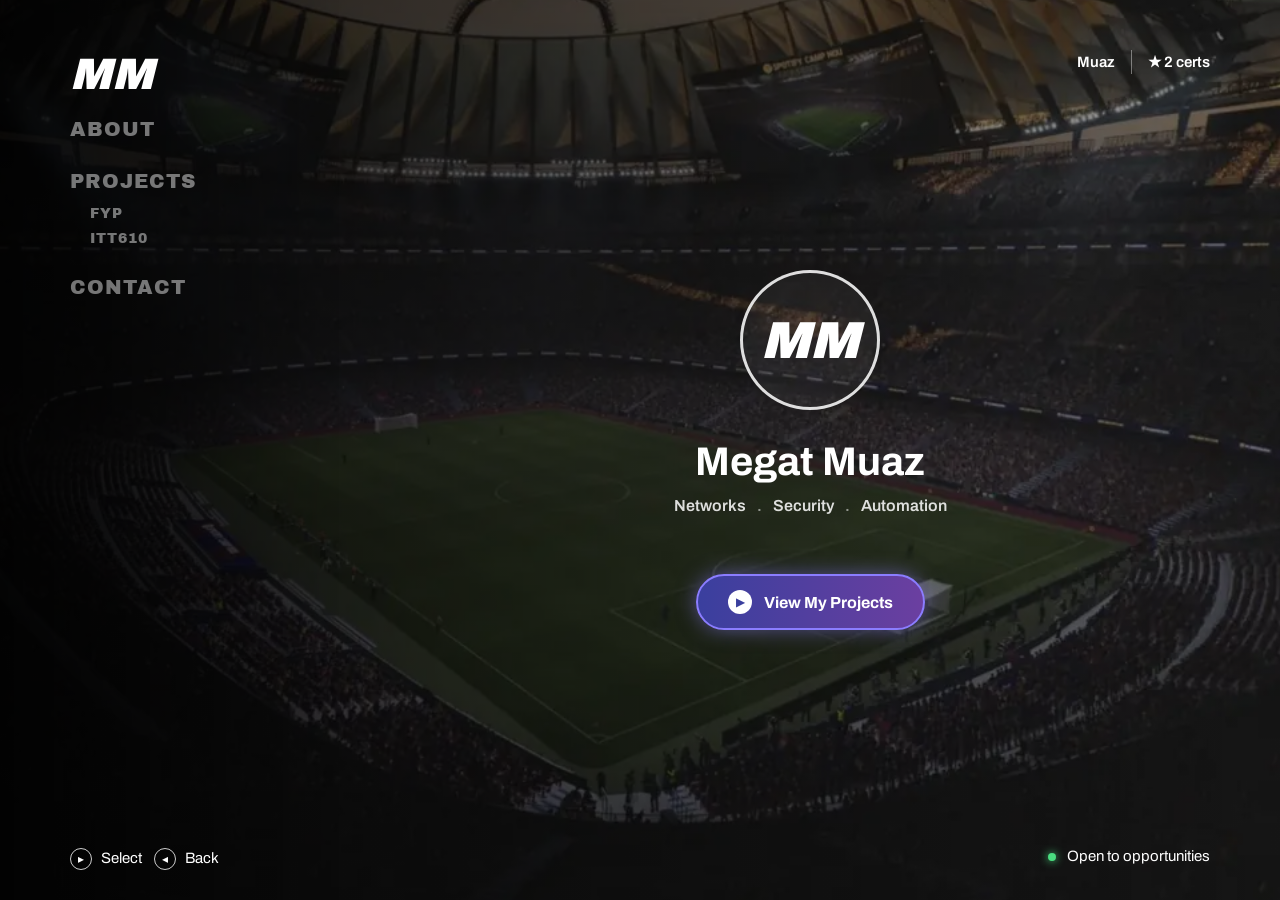
<file: index.html>
<!DOCTYPE html>
<html lang="en">
<head>
  <meta charset="UTF-8">
  <meta name="viewport" content="width=device-width, initial-scale=1.0">
  <title>Megat Muaz</title>
  <link rel="preconnect" href="https://fonts.googleapis.com">
  <link rel="preconnect" href="https://fonts.gstatic.com" crossorigin>
  <link href="https://fonts.googleapis.com/css2?family=Archivo+Black&family=Archivo:wght@400;600;700&display=swap" rel="stylesheet">
  <link rel="stylesheet" href="style.css">
</head>
<body>
  <div class="screen">

    <aside class="sidebar">
      <a href="index.html" class="logo">MM</a>
      <nav class="menu">        
        <a href="about.html">About</a>
        <div>
        <a href="projects.html">Projects</a>
        <div class="sub">
          <a href="projects.html#fyp">FYP</a>
          <a href="projects.html#nids">ITT610</a>
        </div>
        </div>
        <a href="contact.html">Contact</a>
    </nav>
    </aside>

    <main class="stage">
      <div class="badge mm-badge">MM</div>
      <h1>Megat Muaz</h1>
      <p class="tagline">Networks <span>.</span> Security <span>.</span> Automation</p>
      <a href="projects.html" class="cta">
        <span class="btn-icon">▶</span>
        View My Projects
      </a>
    </main>

  </div>
  <div class="stats">
    <span>Muaz</span>
    <span class="divider"></span>
    <span>★ 2 certs</span> 
  </div>

  <div class="hints">
    <p><span class="key">▸</span> Select &nbsp;&nbsp; <span class="key">◂</span> Back</p>
    <p><span class="status-dot"></span> Open to opportunities</p>
  </div>
</body>
</html>
</file>
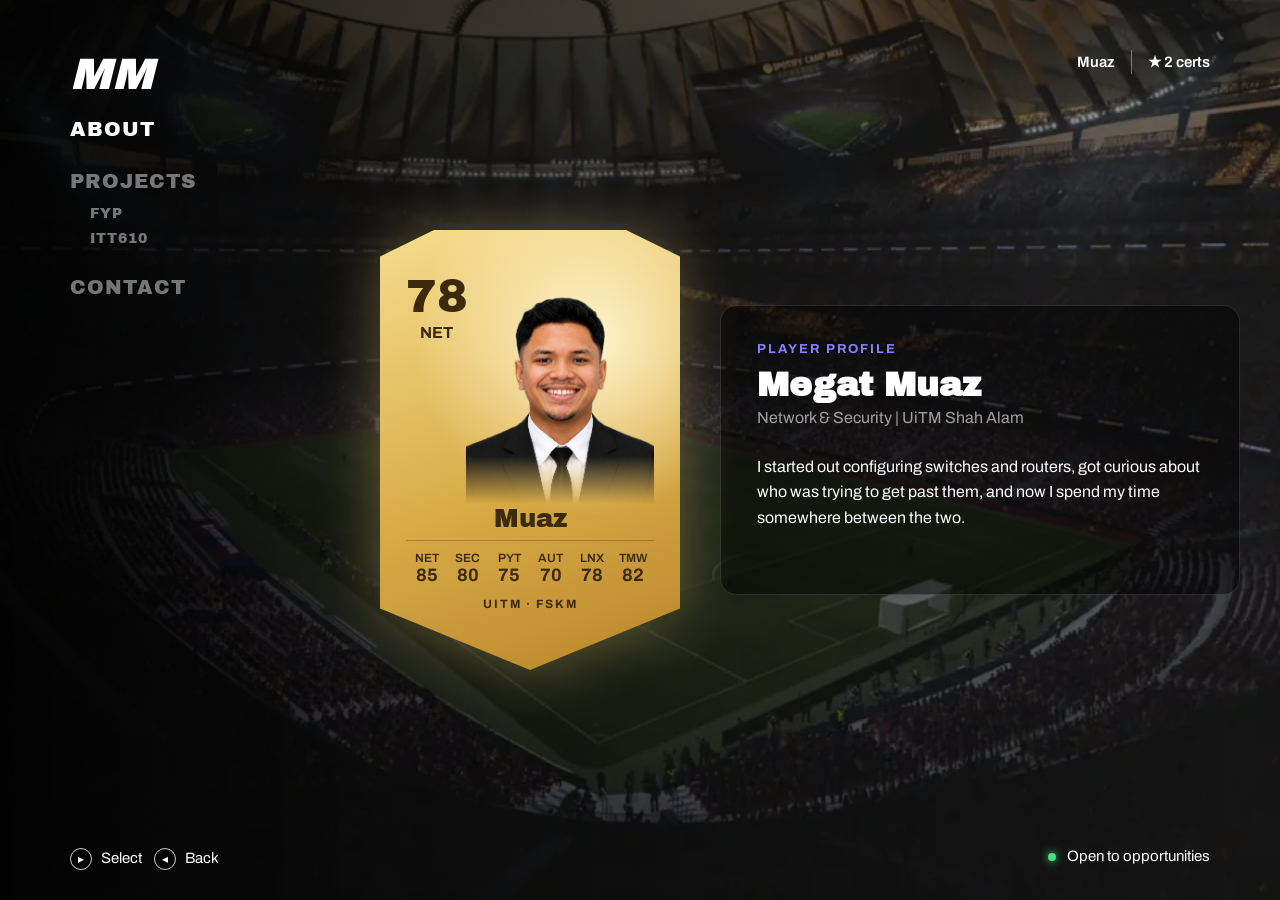
<file: about.html>
<!DOCTYPE html>
<html lang="en">
<head>
  <meta charset="UTF-8">
  <meta name="viewport" content="width=device-width, initial-scale=1.0">
  <title>About | Megat Muaz</title>
  <link rel="preconnect" href="https://fonts.googleapis.com">
  <link rel="preconnect" href="https://fonts.gstatic.com" crossorigin>
  <link href="https://fonts.googleapis.com/css2?family=Archivo+Black&family=Archivo:wght@400;600;700&display=swap" rel="stylesheet">
  <link rel="stylesheet" href="style.css">
</head>
<body>
  <div class="screen">

    <aside class="sidebar">
      <a href="index.html" class="logo">MM</a>
      <nav class="menu">        
        <a href="about.html" class="active">About</a>
        <div>
        <a href="projects.html">Projects</a>
        <div class="sub">
          <a href="projects.html#fyp">FYP</a>
          <a href="projects.html#nids">ITT610</a>
        </div>
        </div>
        <a href="contact.html">Contact</a>
    </nav>
    </aside>

    <main class="stage">
  <div class="profile">

    <div class="card-wrap">
      <div class="player-card">
        <div class="card-top">
          <div class="rating">
            <span class="ovr">78</span>
            <span class="pos">NET</span>
          </div>
          <img src="muaz-cutout.png" alt="Photo of Megat Muaz" class="card-photo">
        </div>

        <p class="card-name">Muaz</p>

        <div class="card-stats">
          <div><span>NET</span><b>85</b></div>
          <div><span>SEC</span><b>80</b></div>
          <div><span>PYT</span><b>75</b></div>
          <div><span>AUT</span><b>70</b></div>
          <div><span>LNX</span><b>78</b></div>
          <div><span>TMW</span><b>82</b></div>
        </div>

        <p class="card-club">UiTM · FSKM</p>
      </div>
    </div>

    <div class="panel">
      <p class="label">Player Profile</p>
      <h2>Megat Muaz</h2>
      <p class="position">Network & Security | UiTM Shah Alam</p>
      <p class="bio">I started out configuring switches and routers, got curious about who was trying to get past them, and now I spend my time somewhere between the two.</p>
    </div>

  </div>
</main>
  </div>
  <div class="stats">
    <span>Muaz</span>
    <span class="divider"></span>
    <span>★ 2 certs</span> 
  </div>

  <div class="hints">
    <p><span class="key">▸</span> Select &nbsp;&nbsp; <span class="key">◂</span> Back</p>
    <p><span class="status-dot"></span> Open to opportunities</p>
  </div>
</body>
</html>
</file>
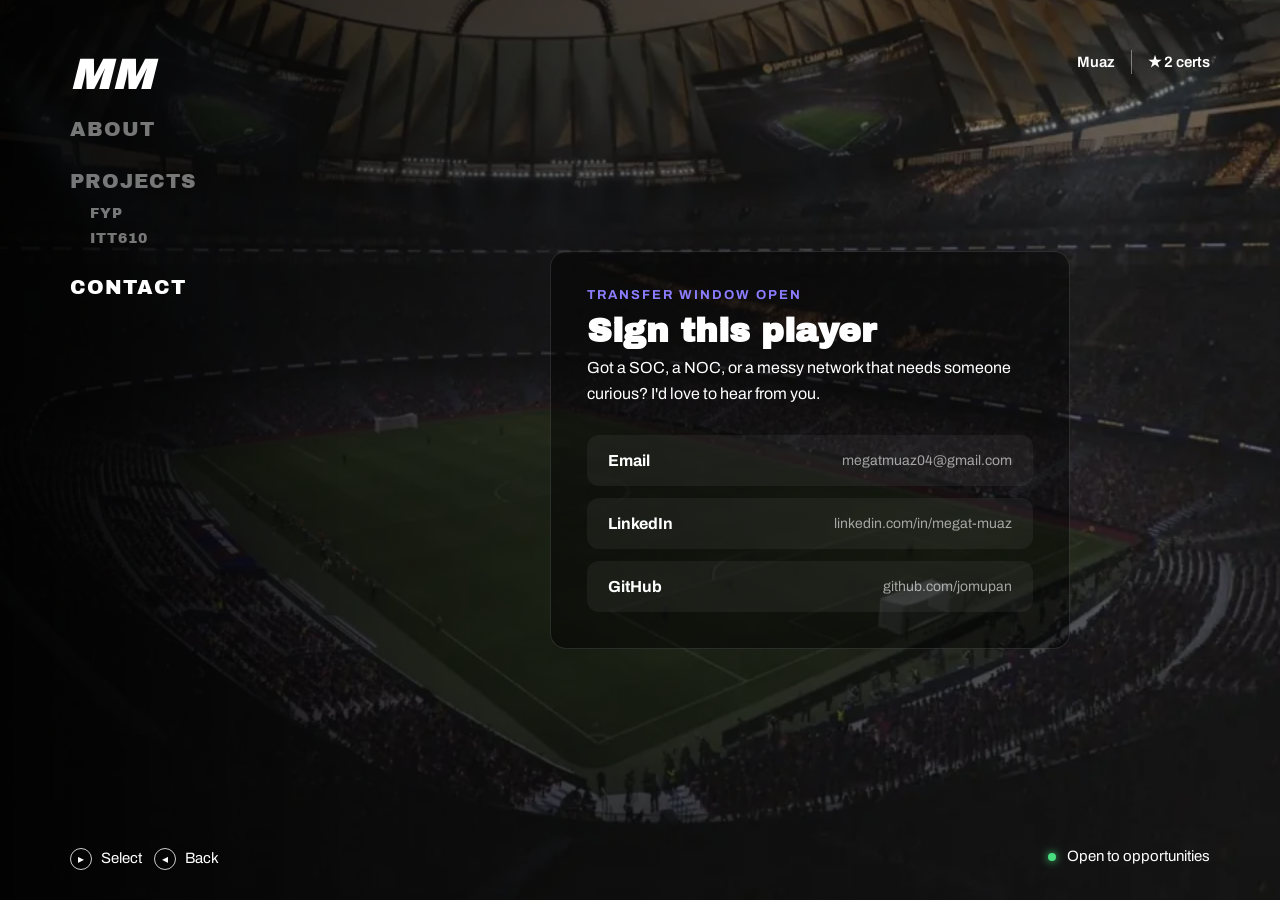
<file: contact.html>
<!DOCTYPE html>
<html lang="en">
<head>
  <meta charset="UTF-8">
  <meta name="viewport" content="width=device-width, initial-scale=1.0">
  <title>Contact | Megat Muaz</title>
  <link rel="preconnect" href="https://fonts.googleapis.com">
  <link rel="preconnect" href="https://fonts.gstatic.com" crossorigin>
  <link href="https://fonts.googleapis.com/css2?family=Archivo+Black&family=Archivo:wght@400;600;700&display=swap" rel="stylesheet">
  <link rel="stylesheet" href="style.css">
</head>
<body>
  <div class="screen">

    <aside class="sidebar">
      <a href="index.html" class="logo">MM</a>
      <nav class="menu">        
        <a href="about.html">About</a>
        <div>
        <a href="projects.html">Projects</a>
        <div class="sub">
          <a href="projects.html#fyp">FYP</a>
          <a href="projects.html#nids">ITT610</a>
        </div>
        </div>
        <a href="contact.html" class="active">Contact</a>
    </nav>
    </aside>

    <main class="stage">
      <div class="panel">
        <p class="label">Transfer Window Open</p>
        <h2>Sign this player</h2>
        <p class="bio">Got a SOC, a NOC, or a messy network that needs someone curious? I'd love to hear from you.</p>

        <div class="options">
            <a href="mailto:megatmuaz04@gmail.com" class="option">
                <span >Email</span>
                <span class="opt-detail">megatmuaz04@gmail.com</span>
            </a>
            <a href="https://www.linkedin.com/in/megatmuaz/" target="_blank" class="option">
                <span>LinkedIn</span>
                <span class="opt-detail">linkedin.com/in/megat-muaz</span>
            </a>
            <a href="https://github.com/jomupan" target="_blank" class="option">
                <span>GitHub</span>
                <span class="opt-detail">github.com/jomupan</span>
            </a>
        </div>
    </div>
    </main>
  </div>
  <div class="stats">
    <span>Muaz</span>
    <span class="divider"></span>
    <span>★ 2 certs</span> 
  </div>

  <div class="hints">
    <p><span class="key">▸</span> Select &nbsp;&nbsp; <span class="key">◂</span> Back</p>
    <p><span class="status-dot"></span> Open to opportunities</p>
  </div>
</body>
</html>
</file>
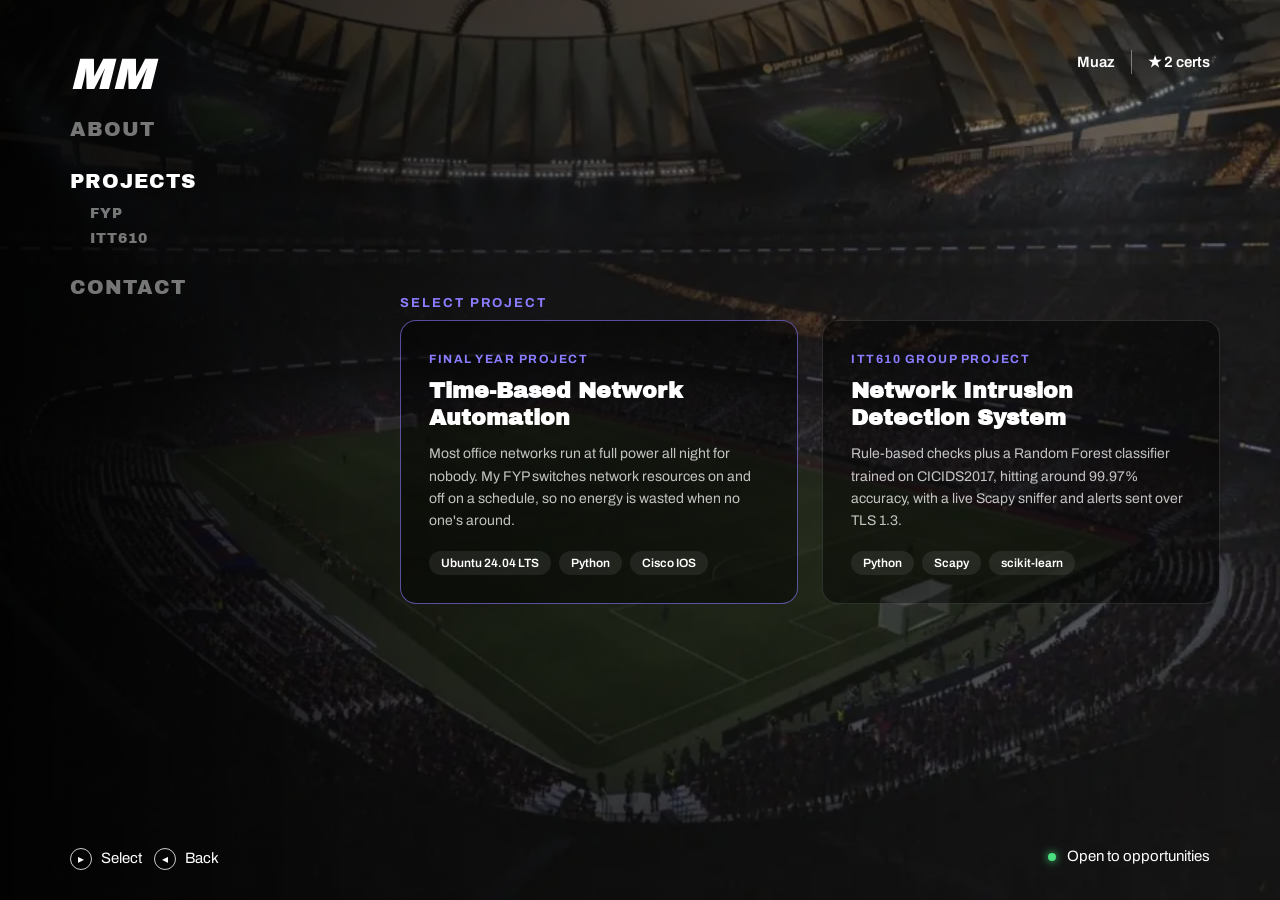
<file: projects.html>
<!DOCTYPE html>
<html lang="en">
<head>
  <meta charset="UTF-8">
  <meta name="viewport" content="width=device-width, initial-scale=1.0">
  <title>Projects | Megat Muaz</title>
  <link rel="preconnect" href="https://fonts.googleapis.com">
  <link rel="preconnect" href="https://fonts.gstatic.com" crossorigin>
  <link href="https://fonts.googleapis.com/css2?family=Archivo+Black&family=Archivo:wght@400;600;700&display=swap" rel="stylesheet">
  <link rel="stylesheet" href="style.css">
</head>
<body>
  <div class="screen">

    <aside class="sidebar">
      <a href="index.html" class="logo">MM</a>
      <nav class="menu">        
        <a href="about.html">About</a>
        <div>
        <a href="projects.html" class="active">Projects</a>
        <div class="sub">
          <a href="projects.html#fyp">FYP</a>
          <a href="projects.html#nids">ITT610</a>
        </div>
        </div>
        <a href="contact.html">Contact</a>
    </nav>
    </aside>

    <main class="stage">
      <div class="projects">
        <p class="label">Select Project</p>

        <div class="cards">
            <article class="card featured" id="fyp">
                <span class="tag">Final Year Project</span>
                <h2>Time-Based Network Automation</h2>
                <p>Most office networks run at full power all night for nobody. My FYP switches network resources on and off on a schedule, so no energy is wasted when no one's around.</p>
                <div class="chips">
                    <span>Ubuntu 24.04 LTS</span>
                    <span>Python</span>
                    <span>Cisco IOS</span>    
        </div>
        </article>
        
        <article class="card" id="nids">
            <span class="tag">ITT610 Group Project</span>
            <h2>Network Intrusion Detection System</h2>
            <p>Rule-based checks plus a Random Forest classifier trained on CICIDS2017, hitting around 99.97% accuracy, with a live Scapy sniffer and alerts sent over TLS 1.3.</p>
            <div class="chips">
                <span>Python</span>
                <span>Scapy</span>
                <span>scikit-learn</span>
                </div>
        </article>
        </div>
        </div>
    </main>
  </div>
  <div class="stats">
    <span>Muaz</span>
    <span class="divider"></span>
    <span>★ 2 certs</span> 
  </div>

  <div class="hints">
    <p><span class="key">▸</span> Select &nbsp;&nbsp; <span class="key">◂</span> Back</p>
    <p><span class="status-dot"></span> Open to opportunities</p>
  </div>
</body>
</html>
</file>
<file: style.css>
* {
    margin: 0;
    padding: 0;
    box-sizing: border-box;
}

body {
    background:  #0c0c0e;
    color: #ffffff;
    font-family: 'Archivo', sans-serif;
}

body::before {
    content: "";
    position: fixed;
    inset: -30px;
    background: 
        linear-gradient(to right, rgba(0, 0, 0, 0.8), rgba(0, 0, 0, 0.35)),
        url("stadium-bg.jpeg") center/cover;
    z-index: -1;
    animation: drift 30s ease-in-out infinite alternate;    
}

@keyframes drift {
    to {
        transform: scale(1.08) translateX(-20px);
    }
}

.screen {
    display: grid;
    grid-template-columns: 340px 1fr;
    min-height: 100vh;
}

.sidebar {
    padding: 50px 0 0 70px;
    background: linear-gradient(to right, rgba(0, 0, 0, 0.6), transparent);
}

.stage {
    display: flex;
    flex-direction: column;
    align-items: center;
    justify-content: center;
    text-align: center;
}

.logo {
    font-family: "Archivo Black", sans-serif;
    font-size: 44px;
    font-style: italic;
    color:#ffffff;
    text-decoration: none;
    display:block;
    margin-bottom: 20px;
}

.menu {
    display: flex;
    flex-direction: column;
    gap: 30px;
}

.menu a {
    font-family: "Archivo Black", sans-serif;
    font-size: 20px;
    text-transform: uppercase;
    letter-spacing: 1px;
    color: rgba(255, 255, 255, 0.45);
    text-decoration: none;
    transition: color 0.2s;
}

.menu a:hover,
.menu a.active {
    color: #ffffff;
}

.sub {
    display: flex;
    flex-direction: column;
    gap: 10px;
    margin: 14px 0 0 20px;
}

.sub a {
    font-size: 14px;
}

.badge {
    width: 140px;
    height: 140px;
    border-radius: 50%;
    object-fit: cover;
    border: 3px solid rgba(255, 255, 255, 0.85);
    margin-bottom: 30px;
}

.stage h1 {
    font-size: 40px;
    font-weight: 700;
    margin-bottom: 14px;
}

.tagline {
    font-weight: 600;
    color: rgba(255, 255, 255, 0.85);
    margin-bottom: 60px;
}

.tagline span {
    margin: 0 8px;
    opacity: 0.6;
}

.cta {
    display: inline-flex;
    align-items: center;
    gap: 12px;
    padding: 14px 30px;
    border-radius: 999px;
    background: linear-gradient(90deg, #3a3f9e, #6b3fa0);
    border: 2px solid #8b7dff;
    color: #ffffff;
    font-weight: 700;
    text-decoration: none;
    box-shadow: 0 0 20px rgba(139, 125, 255, 0.5);
    transition: transform 0.2s, box-shadow 0.2s;
}

.cta:hover {
    transform: scale(1.05);
    box-shadow: 0 0 35px rgba(139, 125, 255, 0.8);
}

.btn-icon {
    width: 24px;
    height: 24px;
    border-radius: 50%;
    background-color: #ffffff;
    color: #3a3f9e;
    display: grid;
    place-items: center;
    font-size: 11px;
}

.stats {
    position: fixed;
    top: 50px;
    right: 70px;
    display: flex;
    align-items: center;
    gap: 16px;
    font-size: 15px;
    font-weight: 600;
}

.divider {
    width: 1px;
    height: 24px;
    background-color: rgba(255, 255, 255, 0.4);
}

.hints {
    position: fixed;
    bottom: 30px;
    left: 70px;
    right: 70px;
    display: flex;
    justify-content: space-between;
    font-size: 15px;
}

.key {
    display: inline-grid;
    place-items: center;
    width: 22px;
    height: 22px;
    border-radius: 50%;
    border: 1.5px solid rgba(255, 255, 255, 0.8);
    font-size: 12px;
    margin-right: 6px;
}

.panel {
    width: 100%;
    max-width: 520px;
    text-align: left;
    background-color: rgba(0, 0, 0, 0.45);
    border: 1px solid rgba(255, 255, 255, 0.12);
    border-radius: 16px;
    padding: 36px;
}

.label {
    font-size: 13px;
    font-weight: 700;
    letter-spacing: 2px;
    text-transform: uppercase;
    color: #8b7dff;
    margin-bottom: 10px;
}

.panel h2 {
    font-family: "Archivo Black", sans-serif;
    font-size: 34px;
    margin-bottom: 6px;
}

.position {
    color: rgba(255, 255, 255, 0.6);
    margin-bottom: 28px;
}

.bio {
    line-height: 1.6;
    margin-bottom: 28px;
}

.attributes {
    display: flex;
    flex-direction: column;
    gap: 14px;
}

.attr {
    display: grid;
    grid-template-columns: 110px 1fr 30px;
    align-items: center;
    gap: 12px;
    font-size: 14px;
    font-weight: 600;
}

.bar {
    height: 8px;
    background-color: rgba(255, 255, 255, 0.12);
    border-radius: 999px;
}

.fill {
    height: 100%;
    background: linear-gradient(90deg, #3a3f9e, #8b7dff);
    border-radius: 999px;
}

.status-dot {
    display: inline-block;
    width: 8px;
    height: 8px;
    border-radius: 50%;
    background-color: #4ade80;
    box-shadow: 0 0 8px #4ade80;
    margin-right: 8px;
}

.fill {
    height: 100%;
    background: linear-gradient(90deg, #3a3f9e, #8b7dff);
    border-radius: 999px;
    transform-origin: left;
    animation: grow 1s ease-out;
}

@keyframes grow {
    from {
        transform: scaleX(0);
    }
}

.attr:nth-child(2) .fill {
    animation-delay: 0.15s;
}
.attr:nth-child(3) .fill {
    animation-delay: 0.3s;
}
.attr:nth-child(4) .fill {
    animation-delay: 0.45s;
}

.fill {
    animation-fill-mode: backwards;
}

.projects {
    width: 100%;
    max-width: 820px;
    text-align: left;
}

.cards {
    display: grid;
    grid-template-columns: 1fr 1fr;
    gap: 24px;
}

.card {
    background-color: rgba(0, 0, 0, 0.45);
    border: 1px solid rgba(255, 255, 255, 0.12);
    border-radius: 16px;
    padding: 28px;
    transition: transform 0.2s, border-color 0.2s, box-shadow 0.2s;
}

.card:hover {
    transform: translateY(-6px);
    border-color: #8b7dff;
    box-shadow: 0 0 25px rgba(139, 125, 255, 0.35);
}

.card.featured {
    border-color: rgba(139, 125, 255, 0.6);
}

.tag {
    display: inline-block;
    font-size: 12px;
    font-weight: 700;
    letter-spacing: 1.5px;
    text-transform: uppercase;
    color: #8b7dff;
    margin-bottom: 12px;
}

.card h2 {
    font-family: "Archivo Black", sans-serif;
    font-size: 22px;
    line-height: 1.2;
    margin-bottom: 12px;
}

.card p {
    font-size: 14px;
    line-height: 1.6;
    color: rgba(255, 255, 255, 0.75);
    margin-bottom: 18px;
}

.chips {
    display: flex;
    flex-wrap: wrap;
    gap: 8px;
}

.chips span {
    font-size: 12px;
    font-weight: 600;
    padding: 5px 12px;
    border-radius: 999px;
    background-color: rgba(255, 255, 255, 0.08);
}

.options {
    display: flex;
    flex-direction: column;
    gap: 12px;
}

.option {
    display: flex;
    justify-content: space-between;
    align-items: center;
    padding: 16px 20px;
    border-radius: 12px;
    background-color: rgba(255, 255, 255, 0.05);
    border: 1px solid transparent;
    color: #ffffff;
    font-weight: 700;
    text-decoration: none;
    transition: background 0.2s, border-color 0.2s, transform 0.2s;
}

.option:hover {
    background: linear-gradient(90deg, rgba(58, 63, 158, 0.6), rgba(107, 63, 160, 0.6));
    border-color: #8b7dff;
    transform: translateX(6px);
}

.opt-detail {
    font-size: 14px;
    font-weight: 400;
    color: rgba(255, 255, 255, 0.6);
}

.mm-badge {
    display: grid;
    place-items: center;
    font-family: "Archivo Black", sans-serif;
    font-size: 52px;
    font-style: italic;
    background-color: rgba(255, 255, 255, 0.05);
}

.profile {
    display: flex;
    align-items: center;
    gap: 40px;
}

.card-wrap {
    filter: drop-shadow(0 0 30px rgba(247, 215, 120, 0.35));
    animation: float 4s ease-in-out infinite alternate;
}

@keyframes float {
    to {
        transform: translateY(-10px);
    }
}

.player-card {
    position: relative;
    width: 300px;
    height: 440px;
    padding: 34px 26px 40px;
    background:
        radial-gradient(circle at 70% 25%, #fff4cc 0%, transparent 45%),
        linear-gradient(160deg, #f6dd8f, #d9ac47 55%, #b8862b);
    clip-path: polygon(0 6%, 18% 0, 82% 0, 100% 6%, 100% 86%, 50% 100%, 0 86%);
    color: #3b2a0c;
}

.card-top {
    display: grid;
    grid-template-columns: 60px 1fr;
}

.rating {
    display: flex;
    flex-direction: column;
    padding-top: 10px;
}

.ovr {
    font-family: "Archivo Black", sans-serif;
    font-size: 46px;
    line-height: 1;
}

.pos {
    font-size: 16px;
    font-weight: 700;
    margin-top: 4px;
}

.card-photo {
    width: 100%;
    height: 240px;
    object-fit: cover;
    object-position: top;
    -webkit-mask-image: linear-gradient(to bottom, black 80%, transparent);
    mask-image: linear-gradient(to bottom, black 80%, transparent);
}

.card-name {
    font-family: "Archivo Black", sans-serif;
    font-size: 26px;
    text-align: center;
    padding-bottom: 8px;
    margin-bottom: 10px;
    border-bottom: 1px solid rgba(59, 42, 12, 0.3);
}

.card-stats {
    display: grid;
    grid-template-columns: repeat(6, 1fr);
    text-align: center;
}

.card-stats div {
    display: flex;
    flex-direction: column;
}

.card-stats span {
    font-size: 12px;
    font-weight: 600;
}

.card-stats b {
    font-size: 18px;
}

.card-club {
    margin-top: 12px;
    text-align: center;
    font-size: 12px;
    font-weight: 700;
    letter-spacing: 2px;
    text-transform: uppercase;
}

.player-card::after {
    content: "";
    position: absolute;
    inset: 0;
    background: linear-gradient(115deg, transparent 40%, rgba(255, 255, 255, 0.5) 50%, transparent 60%);
    transform: translateX(-100%);
    animation: shine 4s ease-in-out infinite;
}

@keyframes shine {
    60%,
    100% {
        transform: translateX(100%);
    }
}

@media (max-width: 800px) {
    .screen {
        grid-template-columns: 1fr;
    }

    .sidebar {
        display: flex;
        justify-content: space-between;
        align-items: center;
        gap: 16px;
        padding: 16px 20px;
        background: rgba(0, 0, 0, 0.6);
    }

    .logo {
        font-size: 24px;
        margin-bottom: 0;
    }

    .menu {
        flex-direction: row;
        gap: 18px;
    }

    .menu a {
        font-size: 12px;
        letter-spacing: 0.5px;
    }

    .sub,
    .stats {
        display: none;
    }

    .stage {
        padding: 40px 24px 80px;
    }

    .stage h1 {
        font-size: 30px;
    }

    .panel {
        padding: 24px;
    }

    .panel h2 {
        font-size: 26px;
    }

    .attr {
        grid-template-columns: 90px 1fr 28px;
    }

    .cards {
        grid-template-columns: 1fr;
    }

    .hints {
        position: static;
        justfy-content: center;
        padding: 0 24px 30px;
    }

    .hints p:first-child {
        display: none;
    }
}

.player-card::after {
    content: "";
    position: absolute;
    inset: 0;
    background: linear-gradient(115deg, transparent 40%, rgba(255, 255, 255, 0.5) 50%, transparent 60%);
    transform: translateX(-100%);
    animation: shine 4s ease-in-out infinite;
}

@keyframes shine {
    60%,
    100% {
        transform: translateX(100%);
    }
}
</file>
